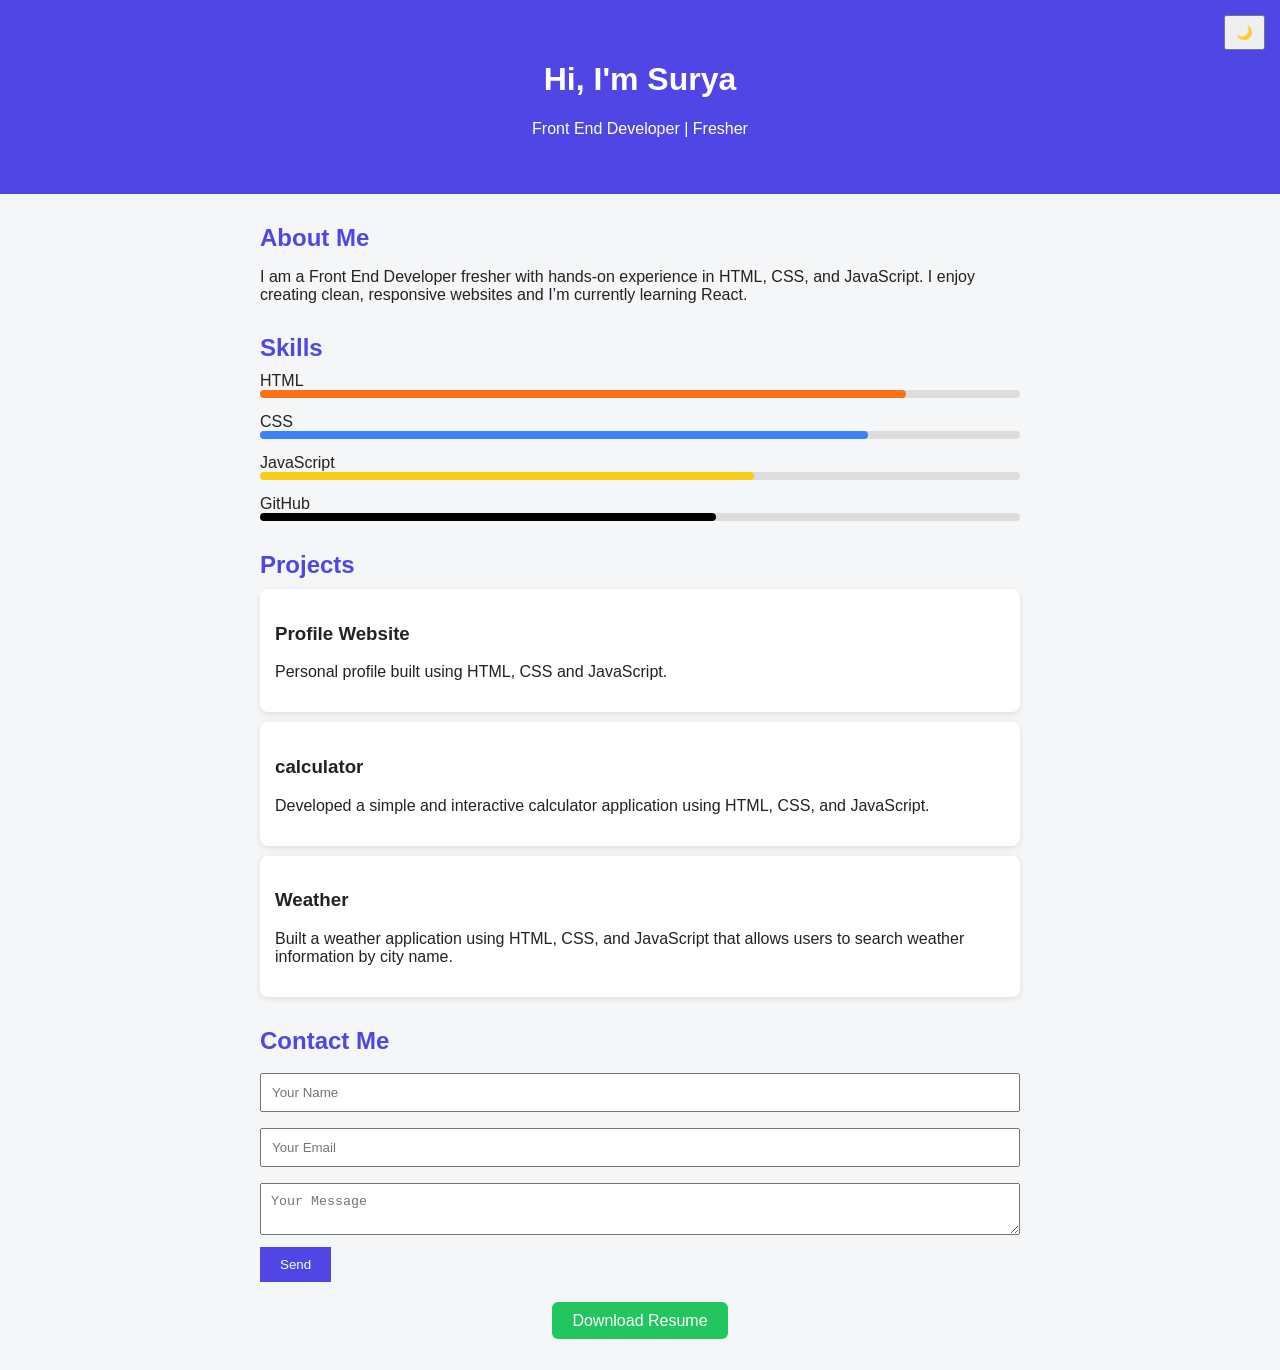
<file: index.html>
<!DOCTYPE html>
<html lang="en">
<head>
  <meta charset="UTF-8">
  <title>Surya | Profile</title>
  <link rel="stylesheet" href="style.css">
</head>
<body>

  <button id="themeToggle">🌙</button>

  <header>
    <h1 id="typing"></h1>
    <p>Front End Developer | Fresher</p>
  </header>
  <section>
    <h2>About Me</h2>
    <p>
      I am a Front End Developer fresher with hands-on experience in HTML, CSS,
      and JavaScript. I enjoy creating clean, responsive websites and I’m
      currently learning React.
    </p>
  </section>

  <section>
    <h2>Skills</h2>

    <div class="skill">
      <span>HTML</span>
      <div class="bar"><div class="fill html"></div></div>
    </div>

    <div class="skill">
      <span>CSS</span>
      <div class="bar"><div class="fill css"></div></div>
    </div>

    <div class="skill">
      <span>JavaScript</span>
      <div class="bar"><div class="fill js"></div></div>
    </div>

    <div class="skill">
      <span>GitHub</span>
      <div class="bar"><div class="fill git"></div></div>
    </div>
  </section>

  
  <section>
    <h2>Projects</h2>

    <div class="project">
      <h3>Profile Website</h3>
      <p>Personal profile built using HTML, CSS and JavaScript.</p>
    </div>

    <div class="project">
      <h3>calculator</h3>
      <p>Developed a simple and interactive calculator application using HTML, CSS, and JavaScript.</p>
    </div>

    <div class="project">
      <h3>Weather</h3>
      <p>Built a weather application using HTML, CSS, and JavaScript that allows users to search weather information by city name.</p>
    </div>
  </section>

  
  <section>
    <h2>Contact Me</h2>

    <form id="contactForm">
      <input type="text" id="name" placeholder="Your Name">
      <input type="email" id="email" placeholder="Your Email">
      <textarea id="message" placeholder="Your Message"></textarea>
      <button type="submit">Send</button>
      <p id="formMsg"></p>
    </form>
  </section>

  <section class="resume">
    <a href="M SuryaPrakash  Resume.pdf" download>Download Resume</a>
  </section>

  <script src="script.js"></script>
</body>
</html>
</file>
<file: style.css>
* {
  box-sizing: border-box;
}

body {
  margin: 0;
  font-family: Arial, sans-serif;
  background: #f4f6f8;
  color: #222;
}

header {
  background: #4f46e5;
  color: white;
  text-align: center;
  padding: 40px 20px;
}

section {
  max-width: 800px;
  margin: 30px auto;
  padding: 0 20px;
}

h2 {
  margin-bottom: 10px;
  color: #4f46e5;
}

.skill {
  margin-bottom: 15px;
}

.bar {
  background: #ddd;
  height: 8px;
  border-radius: 5px;
}

.fill {
  height: 8px;
  border-radius: 5px;
}

.html { width: 85%; background: #f97316; }
.css { width: 80%; background: #3b82f6; }
.js { width: 65%; background: #facc15; }
.git { width: 60%; background: #000; }

.project {
  background: white;
  padding: 15px;
  margin: 10px 0;
  border-radius: 8px;
  box-shadow: 0 2px 6px rgba(0,0,0,0.1);
}

form input, form textarea {
  width: 100%;
  padding: 10px;
  margin: 8px 0;
}

form button {
  padding: 10px 20px;
  background: #4f46e5;
  color: white;
  border: none;
  cursor: pointer;
}

#formMsg {
  margin-top: 10px;
  font-size: 14px;
}

.resume {
  text-align: center;
  margin-bottom: 40px;
}

.resume a {
  text-decoration: none;
  background: #22c55e;
  color: white;
  padding: 10px 20px;
  border-radius: 6px;
}

#themeToggle {
  position: fixed;
  top: 15px;
  right: 15px;
  padding: 8px 10px;
  cursor: pointer;
}

.dark {
  background: #111;
  color: #eee;
}

.dark section h2 {
  color: #a5b4fc;
}

.dark header {
  background: #1e1b4b;
}
</file>
